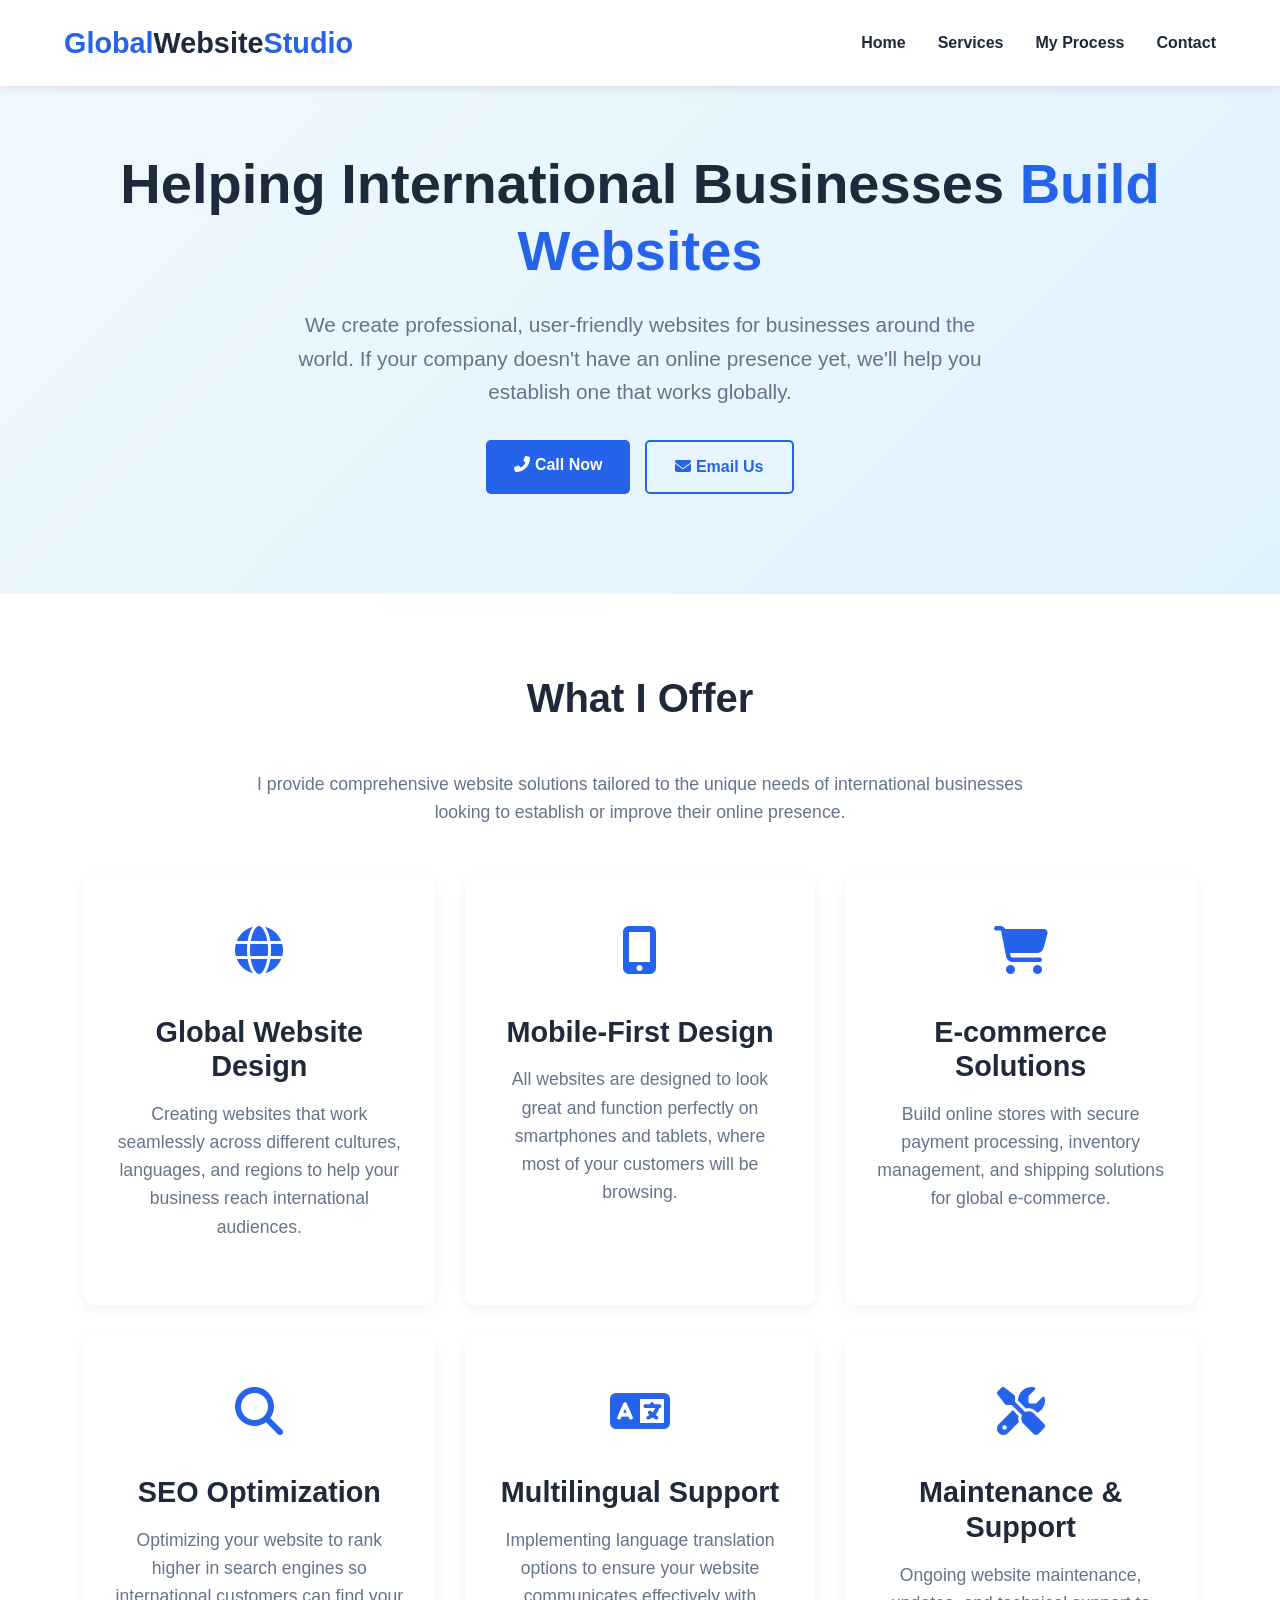
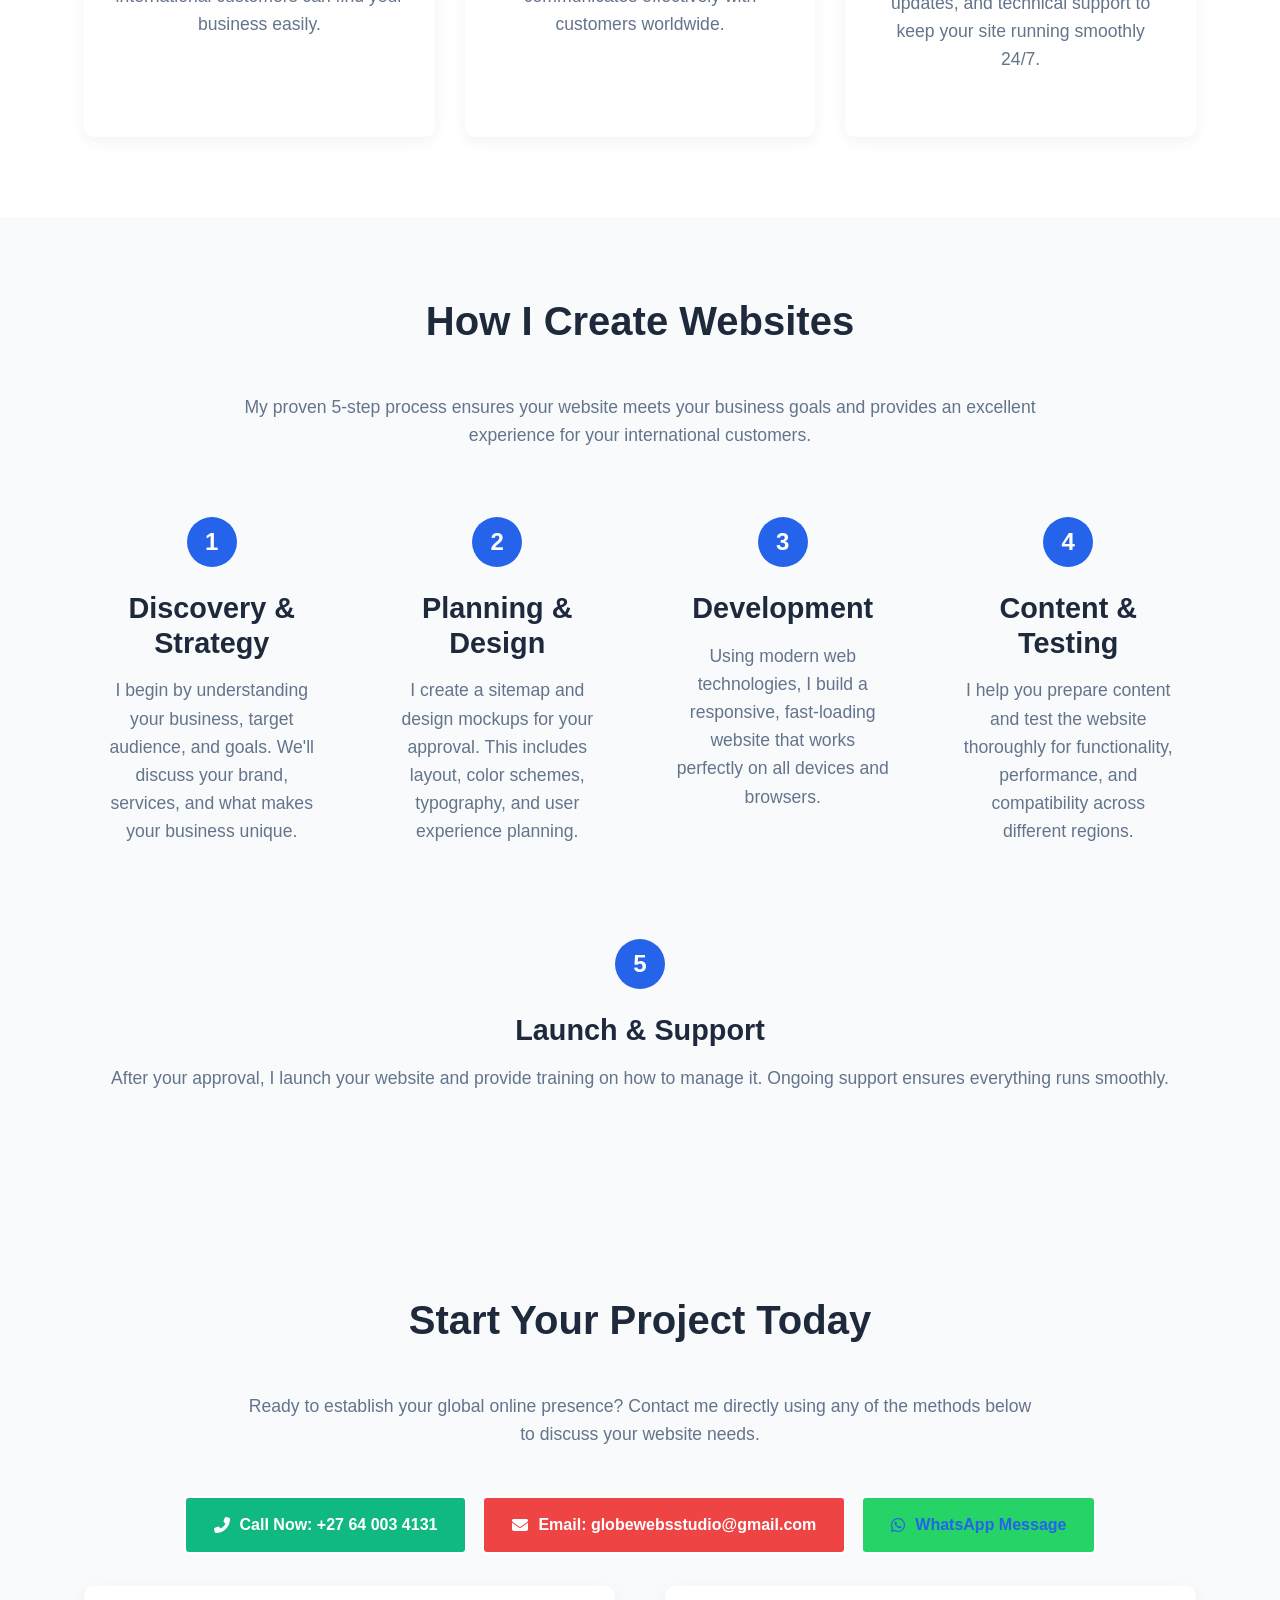
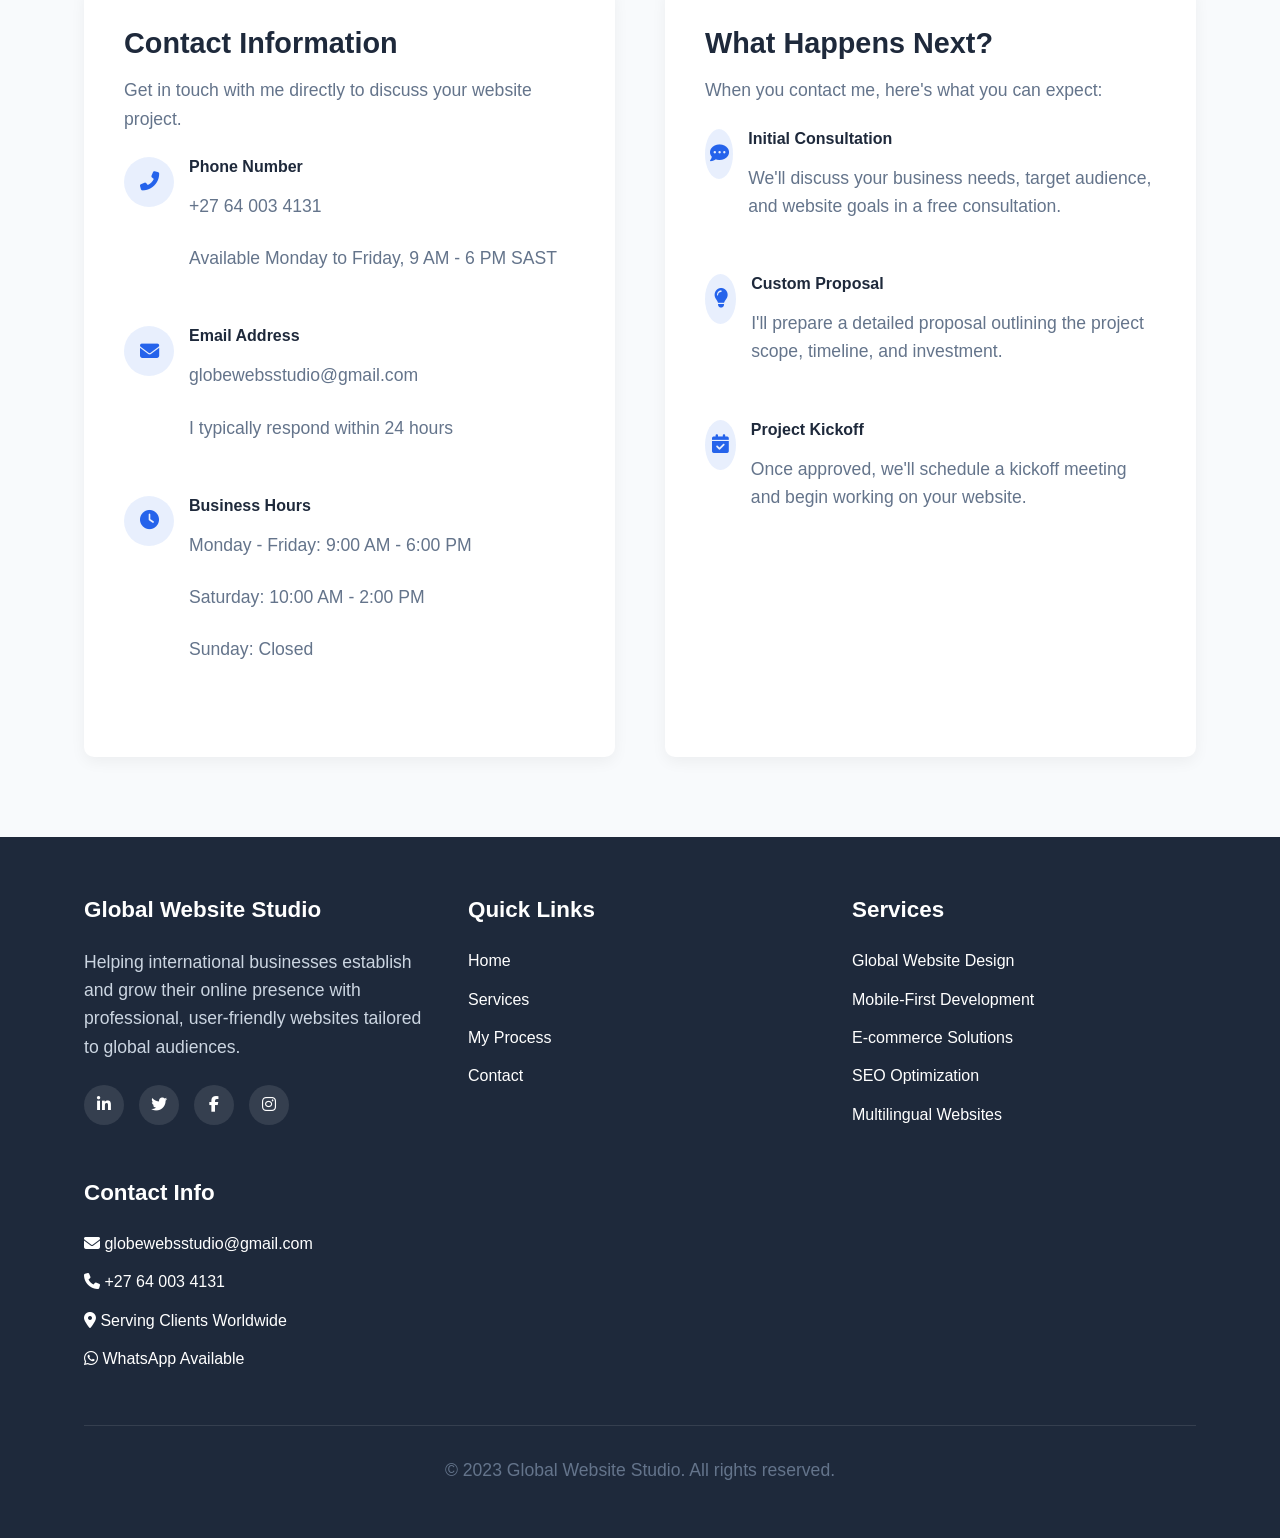
<file: index.html>
<!DOCTYPE html>
<html lang="en">
<head>
    <meta charset="UTF-8">
    <meta name="viewport" content="width=device-width, initial-scale=1.0">
    <title>Global Website Studio | International Website Solutions</title>
    <link rel="stylesheet" href="https://cdnjs.cloudflare.com/ajax/libs/font-awesome/6.4.0/css/all.min.css">
    <style>
        /* Base Styles */
        * {
            margin: 0;
            padding: 0;
            box-sizing: border-box;
            font-family: 'Segoe UI', Tahoma, Geneva, Verdana, sans-serif;
        }
        
        :root {
            --primary: #2563eb;
            --secondary: #1e40af;
            --accent: #3b82f6;
            --light: #f8fafc;
            --dark: #1e293b;
            --gray: #64748b;
        }
        
        body {
            line-height: 1.6;
            color: var(--dark);
            background-color: #ffffff;
        }
        
        a {
            text-decoration: none;
            color: inherit;
        }
        
        .container {
            width: 90%;
            max-width: 1200px;
            margin: 0 auto;
            padding: 0 20px;
        }
        
        .btn {
            display: inline-block;
            background-color: var(--primary);
            color: white;
            padding: 12px 28px;
            border-radius: 5px;
            font-weight: 600;
            transition: all 0.3s ease;
            border: none;
            cursor: pointer;
            font-size: 1rem;
        }
        
        .btn:hover {
            background-color: var(--secondary);
            transform: translateY(-2px);
            box-shadow: 0 5px 15px rgba(37, 99, 235, 0.2);
        }
        
        .btn-outline {
            background-color: transparent;
            border: 2px solid var(--primary);
            color: var(--primary);
        }
        
        .btn-outline:hover {
            background-color: var(--primary);
            color: white;
        }
        
        .contact-buttons {
            display: flex;
            gap: 15px;
            justify-content: center;
            flex-wrap: wrap;
            margin-top: 2rem;
        }
        
        .contact-btn {
            display: inline-flex;
            align-items: center;
            justify-content: center;
            gap: 10px;
            background-color: white;
            color: var(--primary);
            padding: 14px 28px;
            border-radius: 5px;
            font-weight: 600;
            transition: all 0.3s ease;
            border: 2px solid white;
        }
        
        .contact-btn:hover {
            background-color: rgba(255, 255, 255, 0.9);
            transform: translateY(-3px);
            box-shadow: 0 8px 20px rgba(0, 0, 0, 0.15);
        }
        
        .contact-btn.call {
            background-color: #10b981;
            color: white;
        }
        
        .contact-btn.email {
            background-color: #ef4444;
            color: white;
        }
        
        section {
            padding: 80px 0;
        }
        
        h1, h2, h3, h4 {
            font-weight: 700;
            line-height: 1.2;
            margin-bottom: 1rem;
        }
        
        h1 {
            font-size: 3.5rem;
        }
        
        h2 {
            font-size: 2.5rem;
            text-align: center;
            margin-bottom: 3rem;
            color: var(--dark);
        }
        
        h3 {
            font-size: 1.8rem;
            color: var(--dark);
        }
        
        p {
            margin-bottom: 1.5rem;
            color: var(--gray);
            font-size: 1.1rem;
        }
        
        .highlight {
            color: var(--primary);
        }
        
        /* Header & Navigation */
        header {
            background-color: white;
            box-shadow: 0 2px 10px rgba(0, 0, 0, 0.1);
            position: fixed;
            width: 100%;
            top: 0;
            z-index: 1000;
        }
        
        .header-container {
            display: flex;
            justify-content: space-between;
            align-items: center;
            padding: 20px 0;
        }
        
        .logo {
            font-size: 1.8rem;
            font-weight: 800;
            color: var(--primary);
        }
        
        .logo span {
            color: var(--dark);
        }
        
        nav ul {
            display: flex;
            list-style: none;
        }
        
        nav ul li {
            margin-left: 2rem;
        }
        
        nav ul li a {
            font-weight: 600;
            transition: color 0.3s ease;
        }
        
        nav ul li a:hover {
            color: var(--primary);
        }
        
        .mobile-menu-btn {
            display: none;
            font-size: 1.5rem;
            background: none;
            border: none;
            color: var(--dark);
            cursor: pointer;
        }
        
        /* Hero Section */
        .hero {
            background: linear-gradient(135deg, #f0f9ff 0%, #e0f2fe 100%);
            padding: 150px 0 100px;
            text-align: center;
        }
        
        .hero h1 {
            margin-bottom: 1.5rem;
        }
        
        .hero p {
            font-size: 1.3rem;
            max-width: 700px;
            margin: 0 auto 2rem;
            color: var(--gray);
        }
        
        .hero-btns {
            display: flex;
            justify-content: center;
            gap: 15px;
            margin-top: 2rem;
        }
        
        /* Services Section */
        .services-grid {
            display: grid;
            grid-template-columns: repeat(auto-fit, minmax(300px, 1fr));
            gap: 30px;
            margin-top: 2rem;
        }
        
        .service-card {
            background-color: white;
            border-radius: 10px;
            padding: 40px 30px;
            box-shadow: 0 5px 15px rgba(0, 0, 0, 0.05);
            transition: transform 0.3s ease, box-shadow 0.3s ease;
            text-align: center;
        }
        
        .service-card:hover {
            transform: translateY(-10px);
            box-shadow: 0 15px 30px rgba(0, 0, 0, 0.1);
        }
        
        .service-icon {
            font-size: 3rem;
            color: var(--primary);
            margin-bottom: 1.5rem;
        }
        
        /* Process Section */
        .process-section {
            background-color: #f8fafc;
        }
        
        .process-steps {
            display: flex;
            flex-wrap: wrap;
            justify-content: center;
            gap: 30px;
            margin-top: 3rem;
        }
        
        .step {
            flex: 1;
            min-width: 250px;
            text-align: center;
            padding: 20px;
        }
        
        .step-number {
            display: inline-block;
            width: 50px;
            height: 50px;
            background-color: var(--primary);
            color: white;
            border-radius: 50%;
            line-height: 50px;
            font-size: 1.5rem;
            font-weight: 700;
            margin-bottom: 1.5rem;
        }
        
        /* CTA Section */
        .cta {
            background: linear-gradient(135deg, var(--primary) 0%, var(--secondary) 100%);
            color: white;
            text-align: center;
            padding: 100px 0;
        }
        
        .cta h2, .cta p {
            color: white;
        }
        
        .cta p {
            max-width: 700px;
            margin: 0 auto 2rem;
        }
        
        /* Contact Section */
        .contact-section {
            background-color: var(--light);
        }
        
        .contact-container {
            display: grid;
            grid-template-columns: repeat(auto-fit, minmax(300px, 1fr));
            gap: 50px;
            margin-top: 2rem;
        }
        
        .contact-info {
            background-color: white;
            padding: 40px;
            border-radius: 10px;
            box-shadow: 0 5px 15px rgba(0, 0, 0, 0.05);
        }
        
        .contact-item {
            display: flex;
            align-items: flex-start;
            margin-bottom: 30px;
        }
        
        .contact-icon {
            width: 50px;
            height: 50px;
            background-color: rgba(37, 99, 235, 0.1);
            border-radius: 50%;
            display: flex;
            align-items: center;
            justify-content: center;
            margin-right: 15px;
            color: var(--primary);
            font-size: 1.2rem;
        }
        
        /* Footer */
        footer {
            background-color: var(--dark);
            color: white;
            padding: 60px 0 30px;
        }
        
        .footer-container {
            display: grid;
            grid-template-columns: repeat(auto-fit, minmax(250px, 1fr));
            gap: 40px;
            margin-bottom: 40px;
        }
        
        .footer-column h3 {
            color: white;
            margin-bottom: 1.5rem;
            font-size: 1.4rem;
        }
        
        .footer-column p {
            color: #cbd5e1;
        }
        
        .footer-column ul {
            list-style: none;
        }
        
        .footer-column ul li {
            margin-bottom: 0.8rem;
        }
        
        .footer-column ul li a:hover {
            color: var(--accent);
        }
        
        .social-links {
            display: flex;
            gap: 15px;
            margin-top: 1.5rem;
        }
        
        .social-links a {
            display: inline-block;
            width: 40px;
            height: 40px;
            background-color: rgba(255, 255, 255, 0.1);
            border-radius: 50%;
            text-align: center;
            line-height: 40px;
            transition: all 0.3s ease;
        }
        
        .social-links a:hover {
            background-color: var(--primary);
            transform: translateY(-3px);
        }
        
        .copyright {
            text-align: center;
            padding-top: 30px;
            border-top: 1px solid rgba(255, 255, 255, 0.1);
            color: #cbd5e1;
            font-size: 0.9rem;
        }
        
        /* Responsive Design */
        @media (max-width: 992px) {
            h1 {
                font-size: 2.8rem;
            }
            
            h2 {
                font-size: 2.2rem;
            }
        }
        
        @media (max-width: 768px) {
            .mobile-menu-btn {
                display: block;
            }
            
            nav ul {
                position: fixed;
                top: 70px;
                left: -100%;
                width: 100%;
                flex-direction: column;
                background-color: white;
                text-align: center;
                padding: 20px 0;
                box-shadow: 0 5px 10px rgba(0, 0, 0, 0.1);
                transition: left 0.3s ease;
            }
            
            nav ul.active {
                left: 0;
            }
            
            nav ul li {
                margin: 15px 0;
            }
            
            .hero-btns {
                flex-direction: column;
                align-items: center;
            }
            
            .hero-btns .btn {
                width: 100%;
                max-width: 300px;
                margin-bottom: 15px;
            }
            
            .contact-buttons {
                flex-direction: column;
                align-items: center;
            }
            
            .contact-btn {
                width: 100%;
                max-width: 300px;
            }
        }
        
        @media (max-width: 576px) {
            h1 {
                font-size: 2.2rem;
            }
            
            h2 {
                font-size: 1.8rem;
            }
            
            section {
                padding: 60px 0;
            }
            
            .hero {
                padding: 120px 0 80px;
            }
            
            .contact-container {
                grid-template-columns: 1fr;
            }
        }
    </style>
</head>
<body>
    <!-- Header & Navigation -->
    <header>
        <div class="container header-container">
            <a href="#" class="logo">Global<span>Website</span>Studio</a>
            
            <button class="mobile-menu-btn">
                <i class="fas fa-bars"></i>
            </button>
            
            <nav>
                <ul>
                    <li><a href="#home">Home</a></li>
                    <li><a href="#services">Services</a></li>
                    <li><a href="#process">My Process</a></li>
                    <li><a href="#contact">Contact</a></li>
                </ul>
            </nav>
        </div>
    </header>

    <!-- Hero Section -->
    <section class="hero" id="home">
        <div class="container">
            <h1>Helping International Businesses <span class="highlight">Build Websites</span></h1>
            <p>We create professional, user-friendly websites for businesses around the world. If your company doesn't have an online presence yet, we'll help you establish one that works globally.</p>
            <div class="hero-btns">
                <a href="tel:+27640034131" class="btn"><i class="fas fa-phone-alt"></i> Call Now</a>
                <a href="mailto:globewebsstudio@gmail.com?subject=Website Inquiry&body=Hi, I'm interested in your website services" class="btn btn-outline"><i class="fas fa-envelope"></i> Email Us</a>
            </div>
        </div>
    </section>

    <!-- Services Section -->
    <section id="services">
        <div class="container">
            <h2>What I Offer</h2>
            <p style="text-align: center; max-width: 800px; margin: 0 auto 3rem;">I provide comprehensive website solutions tailored to the unique needs of international businesses looking to establish or improve their online presence.</p>
            
            <div class="services-grid">
                <div class="service-card">
                    <div class="service-icon">
                        <i class="fas fa-globe"></i>
                    </div>
                    <h3>Global Website Design</h3>
                    <p>Creating websites that work seamlessly across different cultures, languages, and regions to help your business reach international audiences.</p>
                </div>
                
                <div class="service-card">
                    <div class="service-icon">
                        <i class="fas fa-mobile-alt"></i>
                    </div>
                    <h3>Mobile-First Design</h3>
                    <p>All websites are designed to look great and function perfectly on smartphones and tablets, where most of your customers will be browsing.</p>
                </div>
                
                <div class="service-card">
                    <div class="service-icon">
                        <i class="fas fa-shopping-cart"></i>
                    </div>
                    <h3>E-commerce Solutions</h3>
                    <p>Build online stores with secure payment processing, inventory management, and shipping solutions for global e-commerce.</p>
                </div>
                
                <div class="service-card">
                    <div class="service-icon">
                        <i class="fas fa-search"></i>
                    </div>
                    <h3>SEO Optimization</h3>
                    <p>Optimizing your website to rank higher in search engines so international customers can find your business easily.</p>
                </div>
                
                <div class="service-card">
                    <div class="service-icon">
                        <i class="fas fa-language"></i>
                    </div>
                    <h3>Multilingual Support</h3>
                    <p>Implementing language translation options to ensure your website communicates effectively with customers worldwide.</p>
                </div>
                
                <div class="service-card">
                    <div class="service-icon">
                        <i class="fas fa-tools"></i>
                    </div>
                    <h3>Maintenance & Support</h3>
                    <p>Ongoing website maintenance, updates, and technical support to keep your site running smoothly 24/7.</p>
                </div>
            </div>
        </div>
    </section>

    <!-- Process Section -->
    <section class="process-section" id="process">
        <div class="container">
            <h2>How I Create Websites</h2>
            <p style="text-align: center; max-width: 800px; margin: 0 auto 3rem;">My proven 5-step process ensures your website meets your business goals and provides an excellent experience for your international customers.</p>
            
            <div class="process-steps">
                <div class="step">
                    <div class="step-number">1</div>
                    <h3>Discovery & Strategy</h3>
                    <p>I begin by understanding your business, target audience, and goals. We'll discuss your brand, services, and what makes your business unique.</p>
                </div>
                
                <div class="step">
                    <div class="step-number">2</div>
                    <h3>Planning & Design</h3>
                    <p>I create a sitemap and design mockups for your approval. This includes layout, color schemes, typography, and user experience planning.</p>
                </div>
                
                <div class="step">
                    <div class="step-number">3</div>
                    <h3>Development</h3>
                    <p>Using modern web technologies, I build a responsive, fast-loading website that works perfectly on all devices and browsers.</p>
                </div>
                
                <div class="step">
                    <div class="step-number">4</div>
                    <h3>Content & Testing</h3>
                    <p>I help you prepare content and test the website thoroughly for functionality, performance, and compatibility across different regions.</p>
                </div>
                
                <div class="step">
                    <div class="step-number">5</div>
                    <h3>Launch & Support</h3>
                    <p>After your approval, I launch your website and provide training on how to manage it. Ongoing support ensures everything runs smoothly.</p>
                </div>
            </div>
        </div>
    </section>

    <!-- Contact Section -->
    <section class="contact-section" id="contact">
        <div class="container">
            <h2>Start Your Project Today</h2>
            <p style="text-align: center; max-width: 800px; margin: 0 auto 3rem;">Ready to establish your global online presence? Contact me directly using any of the methods below to discuss your website needs.</p>
            
            <div class="contact-buttons">
                <a href="tel:+27640034131" class="contact-btn call">
                    <i class="fas fa-phone-alt"></i>
                    Call Now: +27 64 003 4131
                </a>
                <a href="mailto:globewebsstudio@gmail.com?subject=Website Project Inquiry&body=Hello Global Website Studio, I'm interested in your website services. Please contact me to discuss my project." class="contact-btn email">
                    <i class="fas fa-envelope"></i>
                    Email: globewebsstudio@gmail.com
                </a>
                <a href="https://wa.me/27640034131?text=Hi%20Global%20Website%20Studio,%20I'm%20interested%20in%20your%20website%20services" class="contact-btn" style="background-color: #25D366;">
                    <i class="fab fa-whatsapp"></i>
                    WhatsApp Message
                </a>
            </div>
            
            <div class="contact-container">
                <div class="contact-info">
                    <h3>Contact Information</h3>
                    <p>Get in touch with me directly to discuss your website project.</p>
                    
                    <div class="contact-item">
                        <div class="contact-icon">
                            <i class="fas fa-phone-alt"></i>
                        </div>
                        <div>
                            <h4>Phone Number</h4>
                            <p><a href="tel:+27640034131">+27 64 003 4131</a></p>
                            <p>Available Monday to Friday, 9 AM - 6 PM SAST</p>
                        </div>
                    </div>
                    
                    <div class="contact-item">
                        <div class="contact-icon">
                            <i class="fas fa-envelope"></i>
                        </div>
                        <div>
                            <h4>Email Address</h4>
                            <p><a href="mailto:globewebsstudio@gmail.com">globewebsstudio@gmail.com</a></p>
                            <p>I typically respond within 24 hours</p>
                        </div>
                    </div>
                    
                    <div class="contact-item">
                        <div class="contact-icon">
                            <i class="fas fa-clock"></i>
                        </div>
                        <div>
                            <h4>Business Hours</h4>
                            <p>Monday - Friday: 9:00 AM - 6:00 PM</p>
                            <p>Saturday: 10:00 AM - 2:00 PM</p>
                            <p>Sunday: Closed</p>
                        </div>
                    </div>
                </div>
                
                <div class="contact-info">
                    <h3>What Happens Next?</h3>
                    <p>When you contact me, here's what you can expect:</p>
                    
                    <div class="contact-item">
                        <div class="contact-icon">
                            <i class="fas fa-comment-dots"></i>
                        </div>
                        <div>
                            <h4>Initial Consultation</h4>
                            <p>We'll discuss your business needs, target audience, and website goals in a free consultation.</p>
                        </div>
                    </div>
                    
                    <div class="contact-item">
                        <div class="contact-icon">
                            <i class="fas fa-lightbulb"></i>
                        </div>
                        <div>
                            <h4>Custom Proposal</h4>
                            <p>I'll prepare a detailed proposal outlining the project scope, timeline, and investment.</p>
                        </div>
                    </div>
                    
                    <div class="contact-item">
                        <div class="contact-icon">
                            <i class="fas fa-calendar-check"></i>
                        </div>
                        <div>
                            <h4>Project Kickoff</h4>
                            <p>Once approved, we'll schedule a kickoff meeting and begin working on your website.</p>
                        </div>
                    </div>
                </div>
            </div>
        </div>
    </section>

    <!-- Footer -->
    <footer>
        <div class="container">
            <div class="footer-container">
                <div class="footer-column">
                    <h3>Global Website Studio</h3>
                    <p>Helping international businesses establish and grow their online presence with professional, user-friendly websites tailored to global audiences.</p>
                    <div class="social-links">
                        <a href="#"><i class="fab fa-linkedin-in"></i></a>
                        <a href="#"><i class="fab fa-twitter"></i></a>
                        <a href="#"><i class="fab fa-facebook-f"></i></a>
                        <a href="#"><i class="fab fa-instagram"></i></a>
                    </div>
                </div>
                
                <div class="footer-column">
                    <h3>Quick Links</h3>
                    <ul>
                        <li><a href="#home">Home</a></li>
                        <li><a href="#services">Services</a></li>
                        <li><a href="#process">My Process</a></li>
                        <li><a href="#contact">Contact</a></li>
                    </ul>
                </div>
                
                <div class="footer-column">
                    <h3>Services</h3>
                    <ul>
                        <li><a href="#services">Global Website Design</a></li>
                        <li><a href="#services">Mobile-First Development</a></li>
                        <li><a href="#services">E-commerce Solutions</a></li>
                        <li><a href="#services">SEO Optimization</a></li>
                        <li><a href="#services">Multilingual Websites</a></li>
                    </ul>
                </div>
                
                <div class="footer-column">
                    <h3>Contact Info</h3>
                    <ul>
                        <li><i class="fas fa-envelope"></i> <a href="mailto:globewebsstudio@gmail.com">globewebsstudio@gmail.com</a></li>
                        <li><i class="fas fa-phone"></i> <a href="tel:+27640034131">+27 64 003 4131</a></li>
                        <li><i class="fas fa-map-marker-alt"></i> Serving Clients Worldwide</li>
                        <li><i class="fab fa-whatsapp"></i> <a href="https://wa.me/27640034131">WhatsApp Available</a></li>
                    </ul>
                </div>
            </div>
            
            <div class="copyright">
                <p>&copy; 2023 Global Website Studio. All rights reserved.</p>
            </div>
        </div>
    </footer>

    <script>
        // Mobile Menu Toggle
        document.querySelector('.mobile-menu-btn').addEventListener('click', function() {
            document.querySelector('nav ul').classList.toggle('active');
        });
        
        // Close mobile menu when clicking on a link
        document.querySelectorAll('nav ul li a').forEach(link => {
            link.addEventListener('click', function() {
                document.querySelector('nav ul').classList.remove('active');
            });
        });
        
        // Smooth scrolling for anchor links
        document.querySelectorAll('a[href^="#"]').forEach(anchor => {
            anchor.addEventListener('click', function(e) {
                e.preventDefault();
                
                const targetId = this.getAttribute('href');
                if(targetId === '#') return;
                
                const targetElement = document.querySelector(targetId);
                if(targetElement) {
                    window.scrollTo({
                        top: targetElement.offsetTop - 80,
                        behavior: 'smooth'
                    });
                }
            });
        });
        
        // Track contact button clicks
        document.querySelectorAll('a[href^="tel:"], a[href^="mailto:"], a[href*="whatsapp"]').forEach(link => {
            link.addEventListener('click', function() {
                const action = this.getAttribute('href').includes('tel:') ? 'call' : 
                              this.getAttribute('href').includes('mailto:') ? 'email' : 'whatsapp';
                console.log(`User initiated ${action} action`);
                // You could add analytics tracking here
            });
        });
    </script>
</body>
</html>
</file>
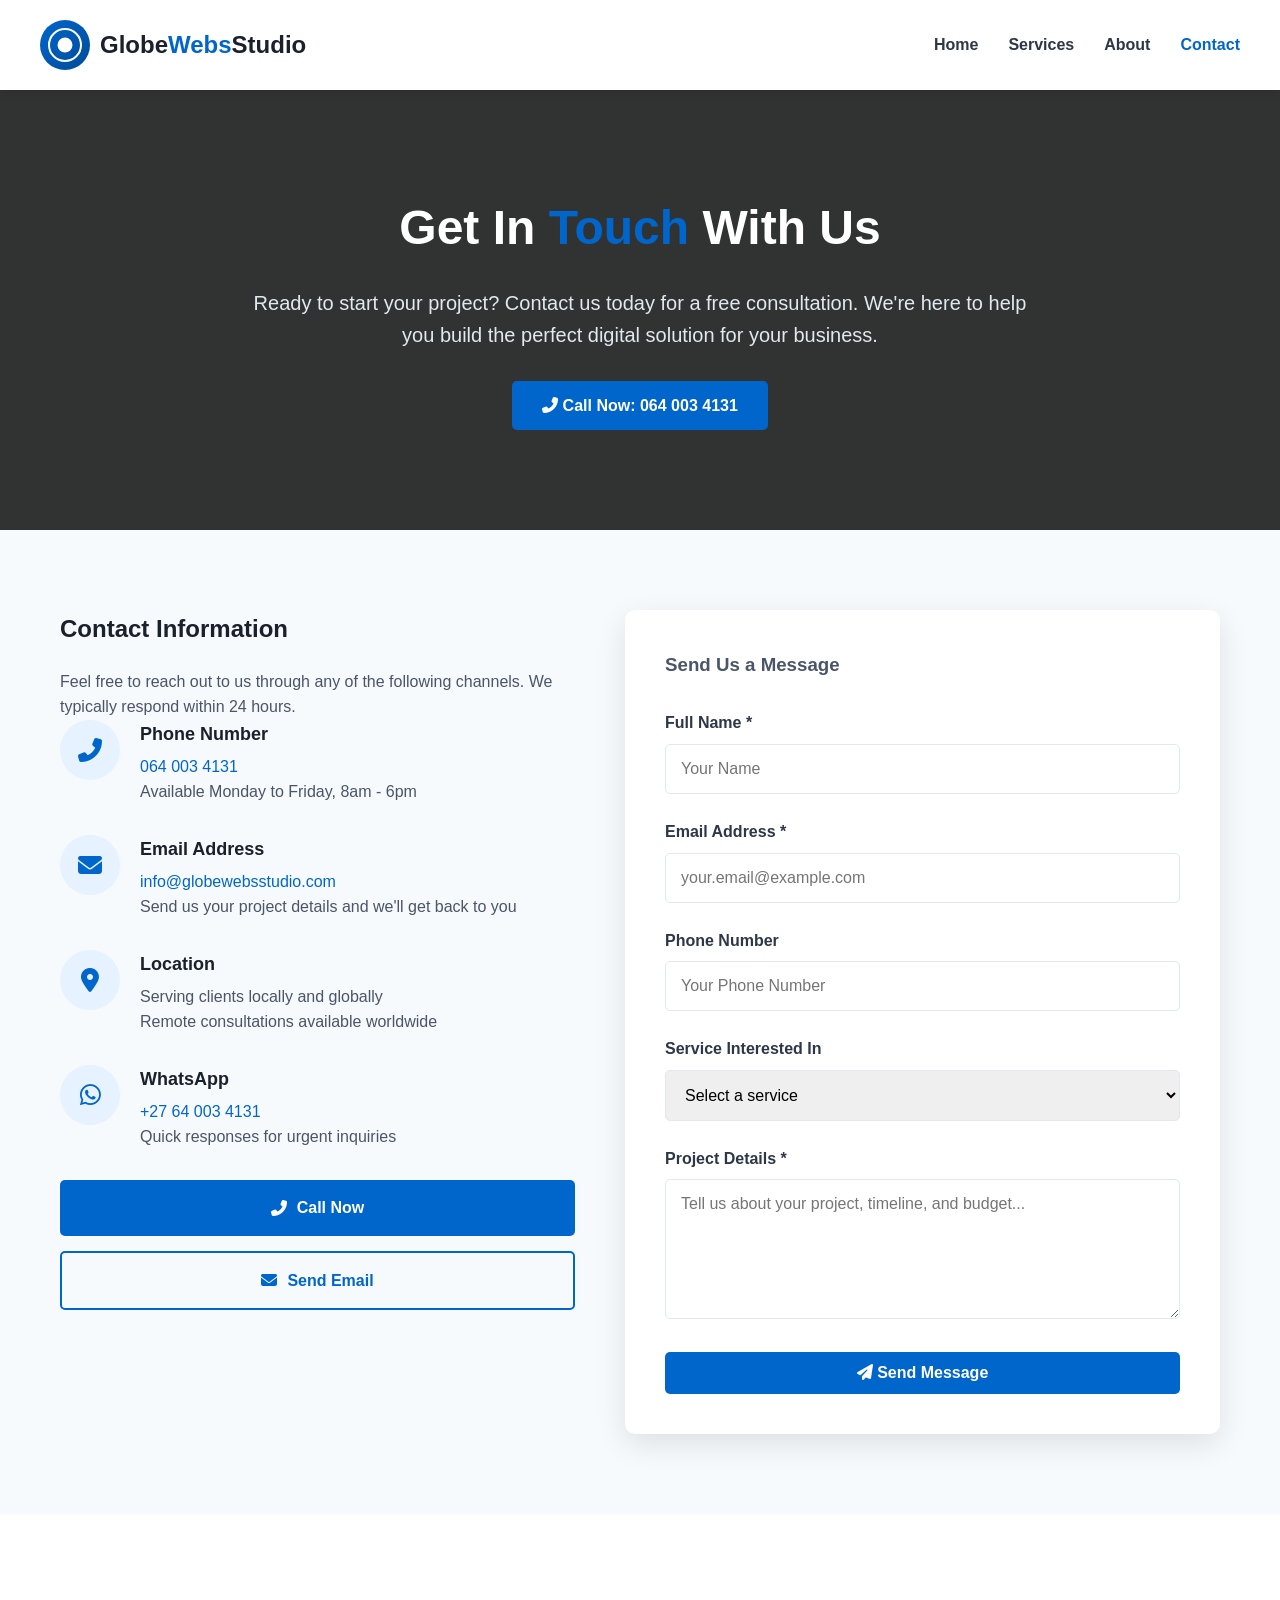
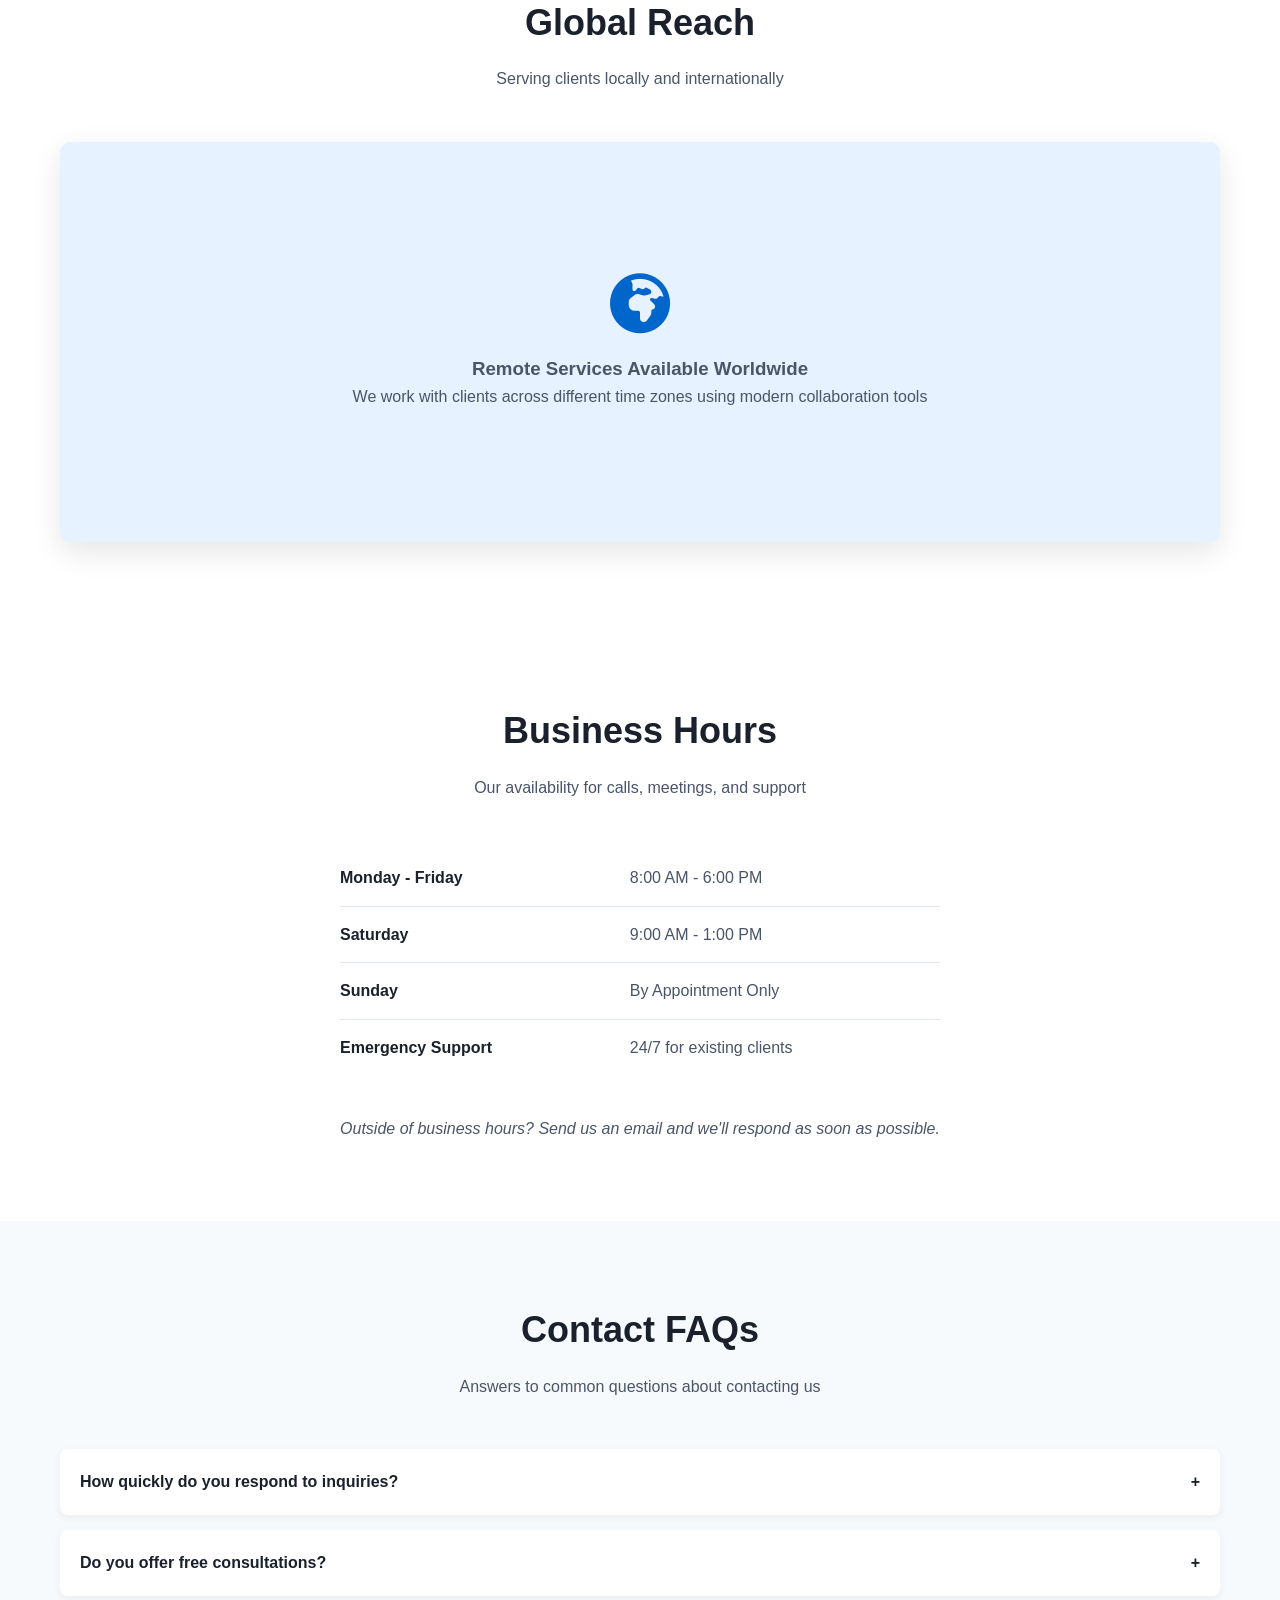
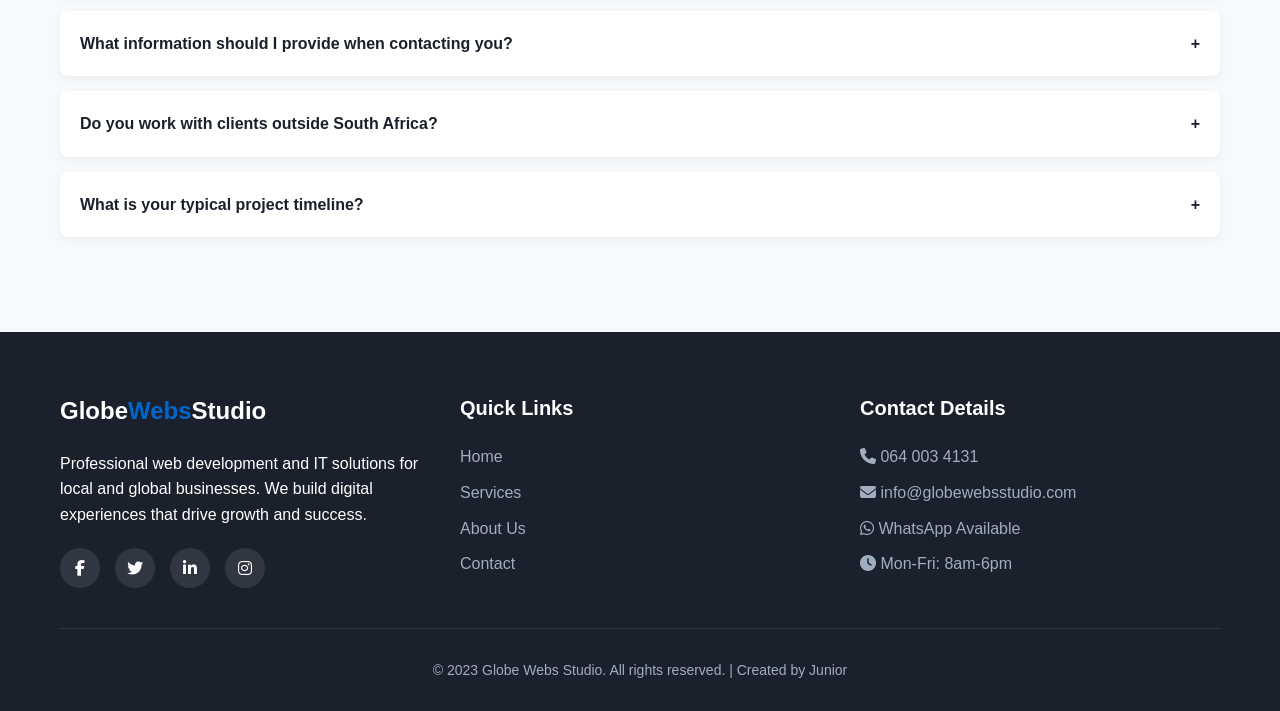
<file: contact.html>
<!DOCTYPE html>
<html lang="en">
<head>
    <meta charset="UTF-8">
    <meta name="viewport" content="width=device-width, initial-scale=1.0">
    <title>Contact Us | Globe Webs Studio</title>
    <link rel="stylesheet" href="https://cdnjs.cloudflare.com/ajax/libs/font-awesome/6.4.0/css/all.min.css">
    <style>
        :root {
            --primary-blue: #0066cc;
            --dark-blue: #004c99;
            --light-blue: #e6f2ff;
            --gray: #4a5568;
            --light-gray: #f7fafc;
            --dark-gray: #2d3748;
            --black: #1a202c;
            --white: #ffffff;
        }
        
        * {
            margin: 0;
            padding: 0;
            box-sizing: border-box;
            font-family: 'Segoe UI', Tahoma, Geneva, Verdana, sans-serif;
        }
        
        body {
            line-height: 1.6;
            color: var(--gray);
            background-color: var(--light-gray);
        }
        
        .container {
            width: 100%;
            max-width: 1200px;
            margin: 0 auto;
            padding: 0 20px;
        }
        
        /* Header & Navigation */
        header {
            background-color: var(--white);
            box-shadow: 0 2px 10px rgba(0, 0, 0, 0.1);
            position: sticky;
            top: 0;
            z-index: 1000;
        }
        
        .header-container {
            display: flex;
            justify-content: space-between;
            align-items: center;
            padding: 20px 0;
        }
        
        .logo {
            display: flex;
            align-items: center;
            text-decoration: none;
        }
        
        .logo-icon {
            width: 50px;
            height: 50px;
            background: linear-gradient(135deg, var(--primary-blue), var(--dark-blue));
            border-radius: 50%;
            position: relative;
            margin-right: 10px;
        }
        
        .logo-icon::before {
            content: "";
            position: absolute;
            top: 50%;
            left: 50%;
            transform: translate(-50%, -50%);
            width: 30px;
            height: 30px;
            border: 2px solid var(--white);
            border-radius: 50%;
        }
        
        .logo-icon::after {
            content: "";
            position: absolute;
            top: 50%;
            left: 50%;
            transform: translate(-50%, -50%);
            width: 15px;
            height: 15px;
            background-color: var(--white);
            border-radius: 50%;
        }
        
        .logo-text {
            font-size: 24px;
            font-weight: 700;
            color: var(--black);
        }
        
        .logo-text span {
            color: var(--primary-blue);
        }
        
        nav ul {
            display: flex;
            list-style: none;
        }
        
        nav ul li {
            margin-left: 30px;
        }
        
        nav ul li a {
            text-decoration: none;
            color: var(--dark-gray);
            font-weight: 600;
            font-size: 16px;
            transition: color 0.3s;
        }
        
        nav ul li a:hover {
            color: var(--primary-blue);
        }
        
        nav ul li a.active {
            color: var(--primary-blue);
        }
        
        .mobile-menu-btn {
            display: none;
            background: none;
            border: none;
            font-size: 24px;
            color: var(--dark-gray);
            cursor: pointer;
        }
        
        /* Hero Section */
        .hero {
            background: linear-gradient(rgba(0, 0, 0, 0.8), rgba(0, 0, 0, 0.8)), url('https://images.unsplash.com/photo-1560472354-b33ff0c44a43?ixlib=rb-4.0.3&ixid=M3wxMjA3fDB8MHxwaG90by1wYWdlfHx8fGVufDB8fHx8fA%3D%3D&auto=format&fit=crop&w=1225&q=80');
            background-size: cover;
            background-position: center;
            color: var(--white);
            padding: 100px 0;
            text-align: center;
        }
        
        .hero h1 {
            font-size: 48px;
            margin-bottom: 20px;
        }
        
        .hero p {
            font-size: 20px;
            max-width: 800px;
            margin: 0 auto 30px;
            color: #e2e8f0;
        }
        
        .highlight {
            color: var(--primary-blue);
            font-weight: 700;
        }
        
        .btn {
            display: inline-block;
            background-color: var(--primary-blue);
            color: var(--white);
            padding: 12px 30px;
            border-radius: 5px;
            text-decoration: none;
            font-weight: 600;
            font-size: 16px;
            transition: background-color 0.3s;
            border: none;
            cursor: pointer;
        }
        
        .btn:hover {
            background-color: var(--dark-blue);
        }
        
        .btn-outline {
            background-color: transparent;
            border: 2px solid var(--primary-blue);
            color: var(--primary-blue);
        }
        
        .btn-outline:hover {
            background-color: var(--primary-blue);
            color: var(--white);
        }
        
        /* Section Styles */
        .section {
            padding: 80px 0;
        }
        
        .section-title {
            text-align: center;
            margin-bottom: 50px;
        }
        
        .section-title h2 {
            font-size: 36px;
            color: var(--black);
            margin-bottom: 15px;
        }
        
        .section-title p {
            max-width: 600px;
            margin: 0 auto;
            color: var(--gray);
        }
        
        /* Contact Container */
        .contact-container {
            display: flex;
            gap: 50px;
        }
        
        @media (max-width: 992px) {
            .contact-container {
                flex-direction: column;
            }
        }
        
        /* Contact Information */
        .contact-info {
            flex: 1;
        }
        
        .contact-info h3 {
            font-size: 24px;
            margin-bottom: 20px;
            color: var(--black);
        }
        
        .contact-item {
            display: flex;
            align-items: flex-start;
            margin-bottom: 30px;
        }
        
        .contact-icon {
            width: 60px;
            height: 60px;
            background-color: var(--light-blue);
            border-radius: 50%;
            display: flex;
            align-items: center;
            justify-content: center;
            margin-right: 20px;
            color: var(--primary-blue);
            font-size: 24px;
            flex-shrink: 0;
        }
        
        .contact-details h4 {
            font-size: 18px;
            margin-bottom: 5px;
            color: var(--black);
        }
        
        /* Quick Contact Buttons */
        .quick-contact {
            display: flex;
            flex-direction: column;
            gap: 15px;
            margin-top: 30px;
        }
        
        .contact-btn {
            display: flex;
            align-items: center;
            justify-content: center;
            gap: 10px;
            padding: 15px;
            border-radius: 5px;
            text-decoration: none;
            font-weight: 600;
            transition: all 0.3s;
        }
        
        .contact-btn.call {
            background-color: var(--primary-blue);
            color: var(--white);
        }
        
        .contact-btn.call:hover {
            background-color: var(--dark-blue);
        }
        
        .contact-btn.email {
            background-color: transparent;
            border: 2px solid var(--primary-blue);
            color: var(--primary-blue);
        }
        
        .contact-btn.email:hover {
            background-color: var(--primary-blue);
            color: var(--white);
        }
        
        /* Contact Form */
        .contact-form {
            flex: 1;
            background-color: var(--white);
            padding: 40px;
            border-radius: 10px;
            box-shadow: 0 10px 30px rgba(0, 0, 0, 0.1);
        }
        
        .form-group {
            margin-bottom: 25px;
        }
        
        .form-group label {
            display: block;
            margin-bottom: 8px;
            font-weight: 600;
            color: var(--dark-gray);
        }
        
        .form-group input,
        .form-group select,
        .form-group textarea {
            width: 100%;
            padding: 15px;
            border: 1px solid #e2e8f0;
            border-radius: 5px;
            font-size: 16px;
            transition: border-color 0.3s;
        }
        
        .form-group input:focus,
        .form-group select:focus,
        .form-group textarea:focus {
            outline: none;
            border-color: var(--primary-blue);
        }
        
        /* Map Section */
        .map-section {
            background-color: var(--white);
        }
        
        .map-container {
            border-radius: 10px;
            overflow: hidden;
            box-shadow: 0 10px 30px rgba(0, 0, 0, 0.1);
            height: 400px;
            background-color: var(--light-blue);
            display: flex;
            align-items: center;
            justify-content: center;
            flex-direction: column;
        }
        
        .map-placeholder {
            text-align: center;
        }
        
        .map-placeholder i {
            font-size: 60px;
            color: var(--primary-blue);
            margin-bottom: 20px;
        }
        
        /* FAQ Section */
        .faq-section {
            background-color: var(--light-gray);
        }
        
        .faq-item {
            background-color: var(--white);
            border-radius: 8px;
            margin-bottom: 15px;
            overflow: hidden;
            box-shadow: 0 3px 10px rgba(0, 0, 0, 0.05);
        }
        
        .faq-question {
            padding: 20px;
            cursor: pointer;
            display: flex;
            justify-content: space-between;
            align-items: center;
            font-weight: 600;
            color: var(--black);
        }
        
        .faq-answer {
            padding: 0 20px;
            max-height: 0;
            overflow: hidden;
            transition: max-height 0.3s ease, padding 0.3s ease;
        }
        
        .faq-item.active .faq-answer {
            padding: 20px;
            max-height: 500px;
        }
        
        /* Business Hours */
        .hours-section {
            background-color: var(--white);
        }
        
        .hours-table {
            width: 100%;
            max-width: 600px;
            margin: 0 auto;
            border-collapse: collapse;
        }
        
        .hours-table tr {
            border-bottom: 1px solid #e2e8f0;
        }
        
        .hours-table tr:last-child {
            border-bottom: none;
        }
        
        .hours-table td {
            padding: 15px 0;
        }
        
        .hours-table td:first-child {
            font-weight: 600;
            color: var(--black);
        }
        
        /* Footer */
        footer {
            background-color: var(--black);
            color: var(--white);
            padding: 60px 0 30px;
        }
        
        .footer-content {
            display: flex;
            justify-content: space-between;
            flex-wrap: wrap;
            gap: 40px;
            margin-bottom: 40px;
        }
        
        .footer-column {
            flex: 1;
            min-width: 250px;
        }
        
        .footer-column h3 {
            font-size: 20px;
            margin-bottom: 20px;
            color: var(--white);
        }
        
        .footer-logo {
            font-size: 24px;
            font-weight: 700;
            margin-bottom: 20px;
            color: var(--white);
        }
        
        .footer-logo span {
            color: var(--primary-blue);
        }
        
        .social-icons {
            display: flex;
            gap: 15px;
            margin-top: 20px;
        }
        
        .social-icon {
            width: 40px;
            height: 40px;
            background-color: rgba(255, 255, 255, 0.1);
            border-radius: 50%;
            display: flex;
            align-items: center;
            justify-content: center;
            color: var(--white);
            text-decoration: none;
            transition: background-color 0.3s;
        }
        
        .social-icon:hover {
            background-color: var(--primary-blue);
        }
        
        .copyright {
            text-align: center;
            padding-top: 30px;
            border-top: 1px solid rgba(255, 255, 255, 0.1);
            color: #a0aec0;
            font-size: 14px;
        }
        
        /* Responsive Design */
        @media (max-width: 768px) {
            .header-container {
                padding: 15px 0;
            }
            
            nav ul {
                display: none;
                position: absolute;
                top: 70px;
                left: 0;
                width: 100%;
                background-color: var(--white);
                flex-direction: column;
                padding: 20px;
                box-shadow: 0 10px 15px rgba(0, 0, 0, 0.1);
            }
            
            nav ul.active {
                display: flex;
            }
            
            nav ul li {
                margin: 10px 0;
            }
            
            .mobile-menu-btn {
                display: block;
            }
            
            .hero h1 {
                font-size: 36px;
            }
            
            .hero p {
                font-size: 18px;
            }
            
            .contact-form {
                padding: 30px 20px;
            }
        }
    </style>
</head>
<body>
    <!-- Header -->
    <header>
        <div class="container header-container">
            <a href="index.html" class="logo">
                <div class="logo-icon"></div>
                <div class="logo-text">Globe<span>Webs</span>Studio</div>
            </a>
            
            <button class="mobile-menu-btn" id="mobileMenuBtn">
                <i class="fas fa-bars"></i>
            </button>
            
            <nav>
                <ul id="navMenu">
                    <li><a href="index.html">Home</a></li>
                    <li><a href="services.html">Services</a></li>
                    <li><a href="about.html">About</a></li>
                    <li><a href="contact.html" class="active">Contact</a></li>
                </ul>
            </nav>
        </div>
    </header>

    <!-- Hero Section -->
    <section class="hero">
        <div class="container">
            <h1>Get In <span class="highlight">Touch</span> With Us</h1>
            <p>Ready to start your project? Contact us today for a free consultation. We're here to help you build the perfect digital solution for your business.</p>
            <a href="tel:+27640034131" class="btn"><i class="fas fa-phone-alt"></i> Call Now: 064 003 4131</a>
        </div>
    </section>

    <!-- Contact Section -->
    <section class="section">
        <div class="container">
            <div class="contact-container">
                <!-- Contact Information -->
                <div class="contact-info">
                    <h3>Contact Information</h3>
                    <p>Feel free to reach out to us through any of the following channels. We typically respond within 24 hours.</p>
                    
                    <div class="contact-item">
                        <div class="contact-icon">
                            <i class="fas fa-phone-alt"></i>
                        </div>
                        <div class="contact-details">
                            <h4>Phone Number</h4>
                            <p><a href="tel:+27640034131" style="color: var(--primary-blue); text-decoration: none;">064 003 4131</a></p>
                            <p>Available Monday to Friday, 8am - 6pm</p>
                        </div>
                    </div>
                    
                    <div class="contact-item">
                        <div class="contact-icon">
                            <i class="fas fa-envelope"></i>
                        </div>
                        <div class="contact-details">
                            <h4>Email Address</h4>
                            <p><a href="mailto:info@globewebsstudio.com" style="color: var(--primary-blue); text-decoration: none;">info@globewebsstudio.com</a></p>
                            <p>Send us your project details and we'll get back to you</p>
                        </div>
                    </div>
                    
                    <div class="contact-item">
                        <div class="contact-icon">
                            <i class="fas fa-map-marker-alt"></i>
                        </div>
                        <div class="contact-details">
                            <h4>Location</h4>
                            <p>Serving clients locally and globally</p>
                            <p>Remote consultations available worldwide</p>
                        </div>
                    </div>
                    
                    <div class="contact-item">
                        <div class="contact-icon">
                            <i class="fab fa-whatsapp"></i>
                        </div>
                        <div class="contact-details">
                            <h4>WhatsApp</h4>
                            <p><a href="https://wa.me/27640034131" style="color: var(--primary-blue); text-decoration: none;">+27 64 003 4131</a></p>
                            <p>Quick responses for urgent inquiries</p>
                        </div>
                    </div>
                    
                    <!-- Quick Contact Buttons -->
                    <div class="quick-contact">
                        <a href="tel:+27640034131" class="contact-btn call">
                            <i class="fas fa-phone-alt"></i>
                            Call Now
                        </a>
                        <a href="mailto:info@globewebsstudio.com?subject=Website Project Inquiry" class="contact-btn email">
                            <i class="fas fa-envelope"></i>
                            Send Email
                        </a>
                    </div>
                </div>
                
                <!-- Contact Form -->
                <div class="contact-form">
                    <h3 style="margin-bottom: 30px;">Send Us a Message</h3>
                    <form id="contactForm">
                        <div class="form-group">
                            <label for="name">Full Name *</label>
                            <input type="text" id="name" placeholder="Your Name" required>
                        </div>
                        
                        <div class="form-group">
                            <label for="email">Email Address *</label>
                            <input type="email" id="email" placeholder="your.email@example.com" required>
                        </div>
                        
                        <div class="form-group">
                            <label for="phone">Phone Number</label>
                            <input type="tel" id="phone" placeholder="Your Phone Number">
                        </div>
                        
                        <div class="form-group">
                            <label for="service">Service Interested In</label>
                            <select id="service">
                                <option value="">Select a service</option>
                                <option value="web-development">Custom Web Development</option>
                                <option value="ecommerce">E-Commerce Solutions</option>
                                <option value="seo">SEO Optimization</option>
                                <option value="hosting">Web Hosting & Maintenance</option>
                                <option value="consulting">IT Support & Consulting</option>
                                <option value="other">Other</option>
                            </select>
                        </div>
                        
                        <div class="form-group">
                            <label for="message">Project Details *</label>
                            <textarea id="message" rows="6" placeholder="Tell us about your project, timeline, and budget..." required></textarea>
                        </div>
                        
                        <button type="submit" class="btn" style="width: 100%;">
                            <i class="fas fa-paper-plane"></i> Send Message
                        </button>
                    </form>
                </div>
            </div>
        </div>
    </section>

    <!-- Map Section -->
    <section class="section map-section">
        <div class="container">
            <div class="section-title">
                <h2>Global Reach</h2>
                <p>Serving clients locally and internationally</p>
            </div>
            
            <div class="map-container">
                <div class="map-placeholder">
                    <i class="fas fa-globe-africa"></i>
                    <h3>Remote Services Available Worldwide</h3>
                    <p>We work with clients across different time zones using modern collaboration tools</p>
                </div>
            </div>
        </div>
    </section>

    <!-- Business Hours -->
    <section class="section hours-section">
        <div class="container">
            <div class="section-title">
                <h2>Business Hours</h2>
                <p>Our availability for calls, meetings, and support</p>
            </div>
            
            <table class="hours-table">
                <tr>
                    <td>Monday - Friday</td>
                    <td>8:00 AM - 6:00 PM</td>
                </tr>
                <tr>
                    <td>Saturday</td>
                    <td>9:00 AM - 1:00 PM</td>
                </tr>
                <tr>
                    <td>Sunday</td>
                    <td>By Appointment Only</td>
                </tr>
                <tr>
                    <td>Emergency Support</td>
                    <td>24/7 for existing clients</td>
                </tr>
            </table>
            
            <div style="text-align: center; margin-top: 40px;">
                <p><i>Outside of business hours? Send us an email and we'll respond as soon as possible.</i></p>
            </div>
        </div>
    </section>

    <!-- FAQ Section -->
    <section class="section faq-section">
        <div class="container">
            <div class="section-title">
                <h2>Contact FAQs</h2>
                <p>Answers to common questions about contacting us</p>
            </div>
            
            <div class="faq-list">
                <div class="faq-item">
                    <div class="faq-question">
                        How quickly do you respond to inquiries?
                        <span>+</span>
                    </div>
                    <div class="faq-answer">
                        <p>We typically respond to emails within 24 hours and phone calls during business hours. For urgent matters, WhatsApp messages often receive the fastest response.</p>
                    </div>
                </div>
                
                <div class="faq-item">
                    <div class="faq-question">
                        Do you offer free consultations?
                        <span>+</span>
                    </div>
                    <div class="faq-answer">
                        <p>Yes! We offer a free 30-minute consultation to discuss your project, understand your needs, and provide initial recommendations. There's no obligation to proceed after the consultation.</p>
                    </div>
                </div>
                
                <div class="faq-item">
                    <div class="faq-question">
                        What information should I provide when contacting you?
                        <span>+</span>
                    </div>
                    <div class="faq-answer">
                        <p>When reaching out, it's helpful to include: your business name, type of project, desired timeline, and budget range if you have one. The more details you provide, the better we can assist you.</p>
                    </div>
                </div>
                
                <div class="faq-item">
                    <div class="faq-question">
                        Do you work with clients outside South Africa?
                        <span>+</span>
                    </div>
                    <div class="faq-answer">
                        <p>Absolutely! We work with clients worldwide. We're experienced in remote collaboration and can accommodate different time zones and currencies.</p>
                    </div>
                </div>
                
                <div class="faq-item">
                    <div class="faq-question">
                        What is your typical project timeline?
                        <span>+</span>
                    </div>
                    <div class="faq-answer">
                        <p>Timelines vary based on project complexity. Simple websites can take 2-3 weeks, while complex e-commerce sites may take 4-8 weeks. We provide detailed timelines during our consultation.</p>
                    </div>
                </div>
            </div>
        </div>
    </section>

    <!-- Footer -->
    <footer>
        <div class="container">
            <div class="footer-content">
                <div class="footer-column">
                    <div class="footer-logo">Globe<span>Webs</span>Studio</div>
                    <p>Professional web development and IT solutions for local and global businesses. We build digital experiences that drive growth and success.</p>
                    
                    <div class="social-icons">
                        <a href="#" class="social-icon">
                            <i class="fab fa-facebook-f"></i>
                        </a>
                        <a href="#" class="social-icon">
                            <i class="fab fa-twitter"></i>
                        </a>
                        <a href="#" class="social-icon">
                            <i class="fab fa-linkedin-in"></i>
                        </a>
                        <a href="#" class="social-icon">
                            <i class="fab fa-instagram"></i>
                        </a>
                    </div>
                </div>
                
                <div class="footer-column">
                    <h3>Quick Links</h3>
                    <ul style="list-style: none;">
                        <li style="margin-bottom: 10px;"><a href="index.html" style="color: #a0aec0; text-decoration: none;">Home</a></li>
                        <li style="margin-bottom: 10px;"><a href="services.html" style="color: #a0aec0; text-decoration: none;">Services</a></li>
                        <li style="margin-bottom: 10px;"><a href="about.html" style="color: #a0aec0; text-decoration: none;">About Us</a></li>
                        <li style="margin-bottom: 10px;"><a href="contact.html" style="color: #a0aec0; text-decoration: none;">Contact</a></li>
                    </ul>
                </div>
                
                <div class="footer-column">
                    <h3>Contact Details</h3>
                    <ul style="list-style: none; color: #a0aec0;">
                        <li style="margin-bottom: 10px;"><i class="fas fa-phone"></i> 064 003 4131</li>
                        <li style="margin-bottom: 10px;"><i class="fas fa-envelope"></i> info@globewebsstudio.com</li>
                        <li style="margin-bottom: 10px;"><i class="fab fa-whatsapp"></i> WhatsApp Available</li>
                        <li style="margin-bottom: 10px;"><i class="fas fa-clock"></i> Mon-Fri: 8am-6pm</li>
                    </ul>
                </div>
            </div>
            
            <div class="copyright">
                <p>&copy; 2023 Globe Webs Studio. All rights reserved. | Created by Junior</p>
            </div>
        </div>
    </footer>

    <script>
        // Mobile menu toggle
        const mobileMenuBtn = document.getElementById('mobileMenuBtn');
        const navMenu = document.getElementById('navMenu');
        
        mobileMenuBtn.addEventListener('click', () => {
            navMenu.classList.toggle('active');
            mobileMenuBtn.innerHTML = navMenu.classList.contains('active') 
                ? '<i class="fas fa-times"></i>' 
                : '<i class="fas fa-bars"></i>';
        });
        
        // Close mobile menu when clicking on a link
        document.querySelectorAll('nav a').forEach(link => {
            link.addEventListener('click', () => {
                navMenu.classList.remove('active');
                mobileMenuBtn.innerHTML = '<i class="fas fa-bars"></i>';
            });
        });
        
        // FAQ Toggle
        document.querySelectorAll('.faq-question').forEach(question => {
            question.addEventListener('click', () => {
                const faqItem = question.parentElement;
                faqItem.classList.toggle('active');
                
                // Toggle plus/minus icon
                const icon = question.querySelector('span');
                icon.textContent = faqItem.classList.contains('active') ? '−' : '+';
            });
        });
        
        // Contact Form Submission
        const contactForm = document.getElementById('contactForm');
        
        contactForm.addEventListener('submit', (e) => {
            e.preventDefault();
            
            // Get form values
            const name = document.getElementById('name').value;
            const email = document.getElementById('email').value;
            const phone = document.getElementById('phone').value;
            const service = document.getElementById('service').value;
            const message = document.getElementById('message').value;
            
            // Show success message
            alert(`Thank you ${name}! We have received your message about ${service}. We will contact you at ${email} or ${phone} within 24 hours.`);
            
            // Reset the form
            contactForm.reset();
            
            // In a real application, you would send this data to a server
            console.log('Contact form submitted:', { name, email, phone, service, message });
        });
        
        // Smooth scrolling for anchor links
        document.querySelectorAll('a[href^="#"]').forEach(anchor => {
            anchor.addEventListener('click', function(e) {
                e.preventDefault();
                
                const targetId = this.getAttribute('href');
                if(targetId === '#') return;
                
                const targetElement = document.querySelector(targetId);
                if(targetElement) {
                    window.scrollTo({
                        top: targetElement.offsetTop - 80,
                        behavior: 'smooth'
                    });
                }
            });
        });
    </script>
</body>
</html>
</file>
